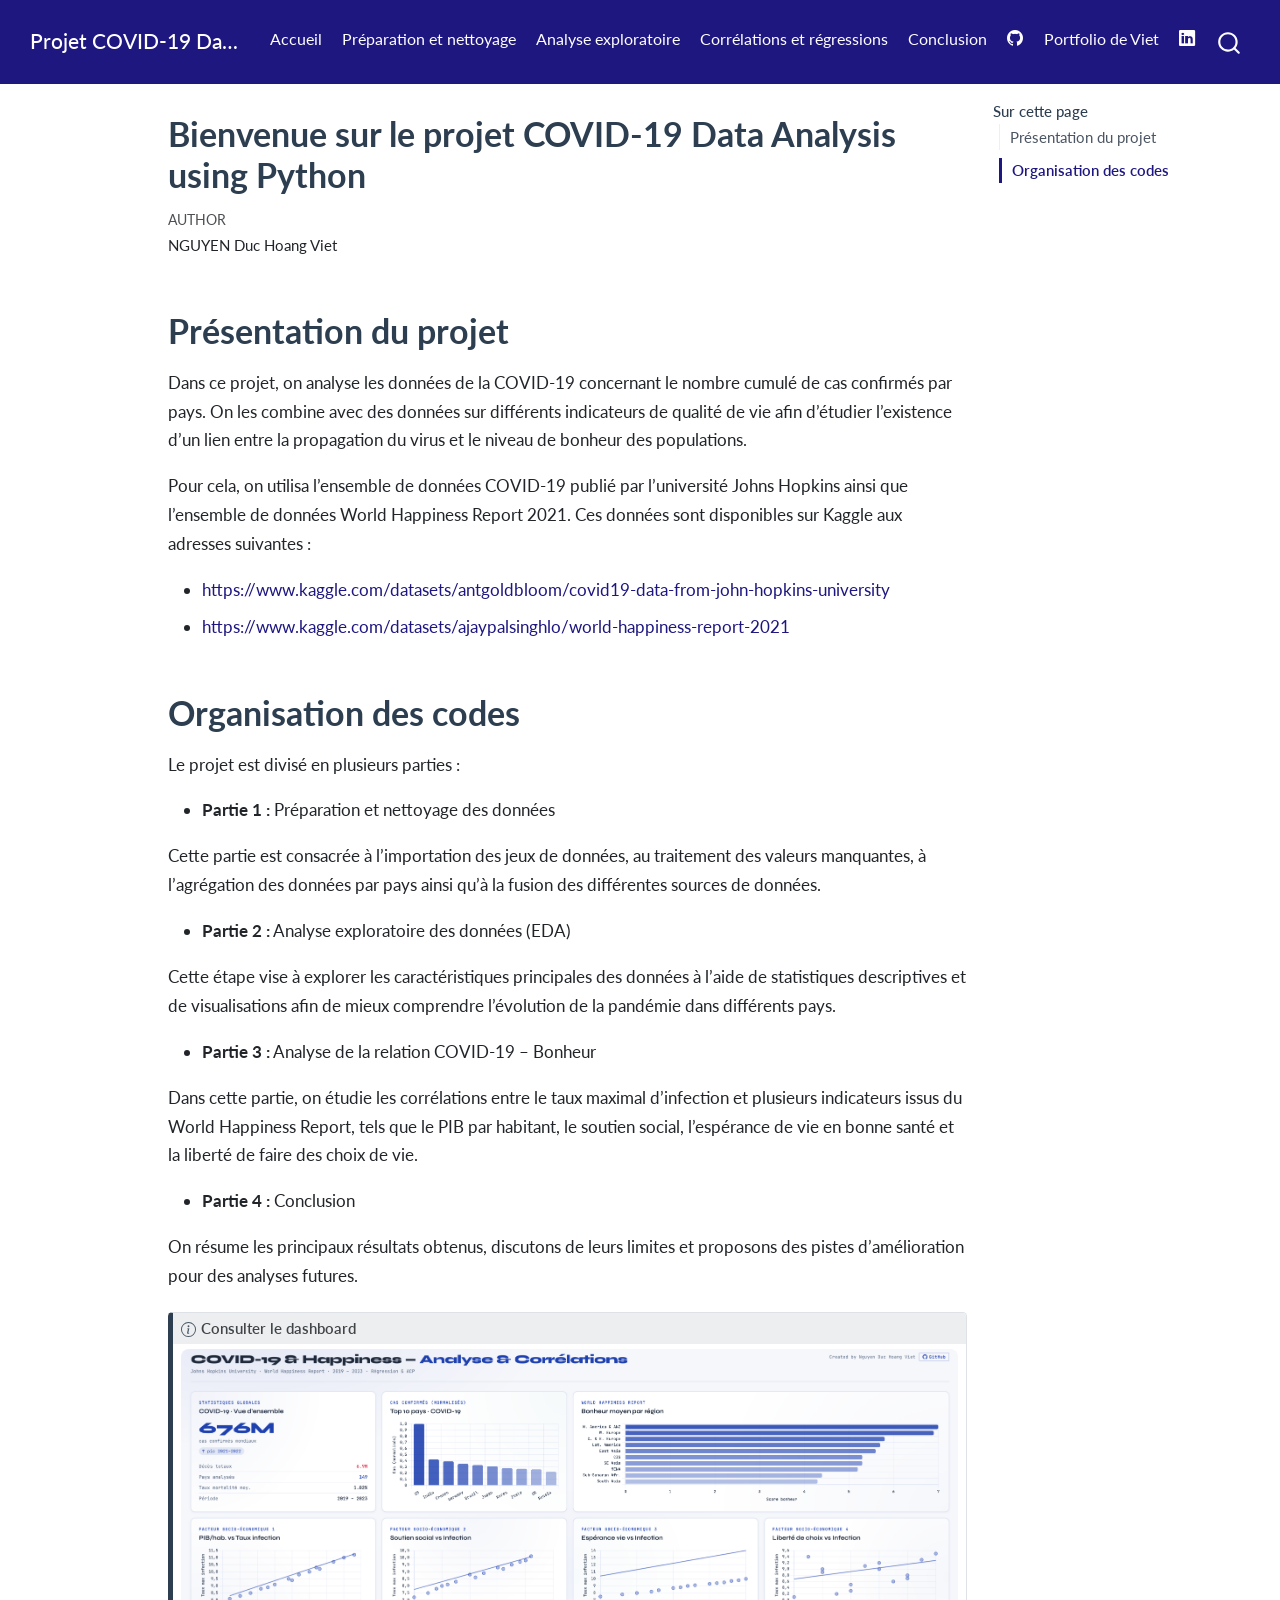
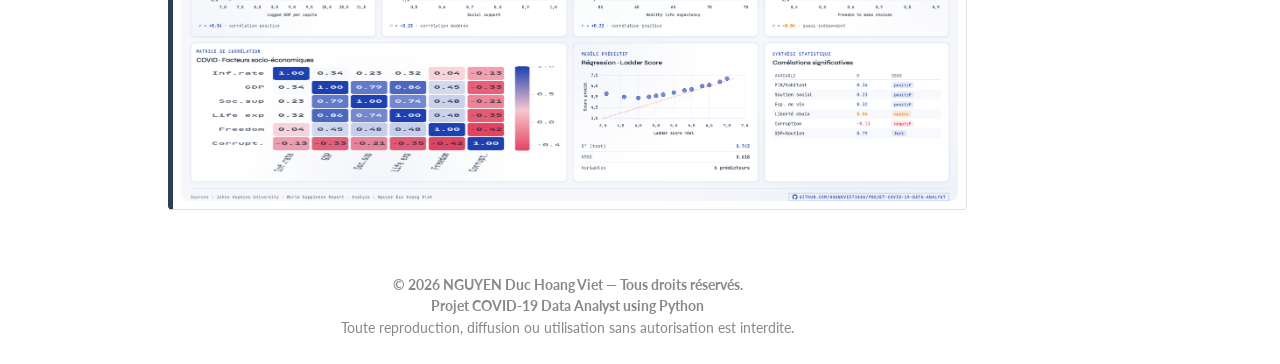
<file: docs/index.html>
<!DOCTYPE html>
<html xmlns="http://www.w3.org/1999/xhtml" lang="en" xml:lang="en"><head>

<meta charset="utf-8">
<meta name="generator" content="quarto-1.9.38">

<meta name="viewport" content="width=device-width, initial-scale=1.0, user-scalable=yes">

<meta name="author" content="NGUYEN Duc Hoang Viet">

<title>Bienvenue sur le projet COVID-19 Data Analysis using Python – Projet COVID-19 Data Analysis using Python</title>
<style>
/* Default styles provided by pandoc.
** See https://pandoc.org/MANUAL.html#variables-for-html for config info.
*/
code{white-space: pre-wrap;}
span.smallcaps{font-variant: small-caps;}
div.columns{display: flex; gap: min(4vw, 1.5em);}
div.column{flex: auto; overflow-x: auto;}
div.hanging-indent{margin-left: 1.5em; text-indent: -1.5em;}
ul.task-list{list-style: none;}
ul.task-list li input[type="checkbox"] {
  width: 0.8em;
  margin: 0 0.8em 0.2em -1em; /* quarto-specific, see https://github.com/quarto-dev/quarto-cli/issues/4556 */ 
  vertical-align: middle;
}
</style>


<script src="site_libs/quarto-nav/quarto-nav.js"></script>
<script src="site_libs/quarto-nav/headroom.min.js"></script>
<script src="site_libs/clipboard/clipboard.min.js"></script>
<script src="site_libs/quarto-search/autocomplete.umd.js"></script>
<script src="site_libs/quarto-search/fuse.min.js"></script>
<script src="site_libs/quarto-search/quarto-search.js"></script>
<meta name="quarto:offset" content="./">
<script src="site_libs/quarto-html/quarto.js" type="module"></script>
<script src="site_libs/quarto-html/tabsets/tabsets.js" type="module"></script>
<script src="site_libs/quarto-html/popper.min.js"></script>
<script src="site_libs/quarto-html/tippy.umd.min.js"></script>
<script src="site_libs/quarto-html/anchor.min.js"></script>
<link href="site_libs/quarto-html/tippy.css" rel="stylesheet">
<link href="site_libs/quarto-html/quarto-syntax-highlighting-15634bcf2e68342d4ad2dfa704d543f6.css" rel="stylesheet" id="quarto-text-highlighting-styles">
<script src="site_libs/bootstrap/bootstrap.min.js"></script>
<link href="site_libs/bootstrap/bootstrap-icons.css" rel="stylesheet">
<link href="site_libs/bootstrap/bootstrap-b12dc6dc0901834be11ffb69139b1a96.min.css" rel="stylesheet" append-hash="true" id="quarto-bootstrap" data-mode="light">
<script id="quarto-search-options" type="application/json">{
  "location": "navbar",
  "copy-button": false,
  "collapse-after": 3,
  "panel-placement": "end",
  "type": "overlay",
  "limit": 50,
  "keyboard-shortcut": [
    "f",
    "/",
    "s"
  ],
  "show-item-context": false,
  "language": {
    "search-no-results-text": "No results",
    "search-matching-documents-text": "matching documents",
    "search-copy-link-title": "Copy link to search",
    "search-hide-matches-text": "Hide additional matches",
    "search-more-match-text": "more match in this document",
    "search-more-matches-text": "more matches in this document",
    "search-clear-button-title": "Clear",
    "search-text-placeholder": "",
    "search-detached-cancel-button-title": "Cancel",
    "search-submit-button-title": "Submit",
    "search-label": "Search"
  }
}</script>


<link rel="stylesheet" href="custom.css">
</head>

<body class="nav-fixed quarto-light">

<div id="quarto-search-results"></div>
  <header id="quarto-header" class="headroom fixed-top">
    <nav class="navbar navbar-expand-lg " data-bs-theme="dark">
      <div class="navbar-container container-fluid">
      <div class="navbar-brand-container mx-auto">
    <a class="navbar-brand" href="./index.html">
    <span class="navbar-title">Projet COVID-19 Data Analysis using Python</span>
    </a>
  </div>
            <div id="quarto-search" class="" title="Search"></div>
          <button class="navbar-toggler" type="button" data-bs-toggle="collapse" data-bs-target="#navbarCollapse" aria-controls="navbarCollapse" role="menu" aria-expanded="false" aria-label="Toggle navigation" onclick="if (window.quartoToggleHeadroom) { window.quartoToggleHeadroom(); }">
  <span class="navbar-toggler-icon"></span>
</button>
          <div class="collapse navbar-collapse" id="navbarCollapse">
            <ul class="navbar-nav navbar-nav-scroll me-auto">
  <li class="nav-item">
    <a class="nav-link active" href="./index.html" aria-current="page"> 
<span class="menu-text">Accueil</span></a>
  </li>  
  <li class="nav-item">
    <a class="nav-link" href="./Part1.html"> 
<span class="menu-text">Préparation et nettoyage</span></a>
  </li>  
  <li class="nav-item">
    <a class="nav-link" href="./Part2.html"> 
<span class="menu-text">Analyse exploratoire</span></a>
  </li>  
  <li class="nav-item">
    <a class="nav-link" href="./Part3.html"> 
<span class="menu-text">Corrélations et régressions</span></a>
  </li>  
  <li class="nav-item">
    <a class="nav-link" href="./Part4.html"> 
<span class="menu-text">Conclusion</span></a>
  </li>  
</ul>
            <ul class="navbar-nav navbar-nav-scroll ms-auto">
  <li class="nav-item compact">
    <a class="nav-link" href="https://github.com/Hoangviet1810/Projet-Covid-19-Data-Analyst"> <i class="bi bi-github" role="img">
</i> 
<span class="menu-text"></span></a>
  </li>  
  <li class="nav-item">
    <a class="nav-link" href="https://ndhviet.wixsite.com/hviet-portfolio"> 
<span class="menu-text">Portfolio de Viet</span></a>
  </li>  
  <li class="nav-item compact">
    <a class="nav-link" href="https://www.linkedin.com/in/hoang-viet1810/?isSelfProfile=false"> <i class="bi bi-linkedin" role="img" aria-label="LinkedIn">
</i> 
<span class="menu-text"></span></a>
  </li>  
</ul>
          </div> <!-- /navcollapse -->
            <div class="quarto-navbar-tools">
</div>
      </div> <!-- /container-fluid -->
    </nav>
</header>
<!-- content -->
<div id="quarto-content" class="quarto-container page-columns page-rows-contents page-layout-article page-navbar">
<!-- sidebar -->
<!-- margin-sidebar -->
    <div id="quarto-margin-sidebar" class="sidebar margin-sidebar">
        <nav id="TOC" role="doc-toc" class="toc-active">
    <h2 id="toc-title">Sur cette page</h2>
   
  <ul>
  <li><a href="#présentation-du-projet" id="toc-présentation-du-projet" class="nav-link active" data-scroll-target="#présentation-du-projet">Présentation du projet</a></li>
  <li><a href="#organisation-des-codes" id="toc-organisation-des-codes" class="nav-link" data-scroll-target="#organisation-des-codes">Organisation des codes</a></li>
  </ul>
</nav>
    </div>
<!-- main -->
<main class="content" id="quarto-document-content">

<header id="title-block-header" class="quarto-title-block default">
<div class="quarto-title">
<h1 class="title">Bienvenue sur le projet COVID-19 Data Analysis using Python</h1>
</div>



<div class="quarto-title-meta">

    <div>
    <div class="quarto-title-meta-heading">Author</div>
    <div class="quarto-title-meta-contents">
             <p>NGUYEN Duc Hoang Viet </p>
          </div>
  </div>
    
  
    
  </div>
  


</header>


<section id="présentation-du-projet" class="level1">
<h1>Présentation du projet</h1>
<p>Dans ce projet, on analyse les données de la COVID-19 concernant le nombre cumulé de cas confirmés par pays. On les combine avec des données sur différents indicateurs de qualité de vie afin d’étudier l’existence d’un lien entre la propagation du virus et le niveau de bonheur des populations.</p>
<p>Pour cela, on utilisa l’ensemble de données COVID-19 publié par l’université Johns Hopkins ainsi que l’ensemble de données World Happiness Report 2021. Ces données sont disponibles sur Kaggle aux adresses suivantes :</p>
<ul>
<li><a href="https://www.kaggle.com/datasets/antgoldbloom/covid19-data-from-john-hopkins-university" class="uri">https://www.kaggle.com/datasets/antgoldbloom/covid19-data-from-john-hopkins-university</a></li>
<li><a href="https://www.kaggle.com/datasets/ajaypalsinghlo/world-happiness-report-2021" class="uri">https://www.kaggle.com/datasets/ajaypalsinghlo/world-happiness-report-2021</a></li>
</ul>
</section>
<section id="organisation-des-codes" class="level1">
<h1>Organisation des codes</h1>
<p>Le projet est divisé en plusieurs parties :</p>
<ul>
<li><strong>Partie 1 :</strong> Préparation et nettoyage des données</li>
</ul>
<p>Cette partie est consacrée à l’importation des jeux de données, au traitement des valeurs manquantes, à l’agrégation des données par pays ainsi qu’à la fusion des différentes sources de données.</p>
<ul>
<li><strong>Partie 2 :</strong> Analyse exploratoire des données (EDA)</li>
</ul>
<p>Cette étape vise à explorer les caractéristiques principales des données à l’aide de statistiques descriptives et de visualisations afin de mieux comprendre l’évolution de la pandémie dans différents pays.</p>
<ul>
<li><strong>Partie 3 :</strong> Analyse de la relation COVID-19 – Bonheur</li>
</ul>
<p>Dans cette partie, on étudie les corrélations entre le taux maximal d’infection et plusieurs indicateurs issus du World Happiness Report, tels que le PIB par habitant, le soutien social, l’espérance de vie en bonne santé et la liberté de faire des choix de vie.</p>
<ul>
<li><strong>Partie 4 :</strong> Conclusion</li>
</ul>
<p>On résume les principaux résultats obtenus, discutons de leurs limites et proposons des pistes d’amélioration pour des analyses futures.</p>
<div class="callout callout-style-default callout-note callout-titled">
<div class="callout-header d-flex align-content-center">
<div class="callout-icon-container">
<i class="callout-icon"></i>
</div>
<div class="callout-title-container flex-fill">
<span class="screen-reader-only">Note</span>Consulter le dashboard
</div>
</div>
<div class="callout-body-container callout-body">
<p><a href="images/dashboard_covid_happiness.html" target="_blank"> <img src="images/dashboard_covid.png" alt="Dashboard du projet" style="max-width:100%; height:auto; border-radius:8px;"> </a></p>
</div>
</div>


</section>

</main> <!-- /main -->
<div id="preloader">
    <div class="loader-content">
        <div class="loader-center-group">
            <div class="spinner"></div> 

            <div class="loader-letter-container">
                <span class="loader-letter">V</span>
            </div>
        </div>
        
        <h2 class="loader-text">MADE BY NGUYEN DUC HOANG VIET</h2>
        <p class="loader-subtext"> PROJET COVID-19 DATA ANALYST</p>
    </div>
</div>

<script>
    // Giữ nguyên đoạn script
    window.addEventListener('load', function () {
        const preloader = document.getElementById('preloader');
        setTimeout(function() {
            preloader.classList.add('fade-out');
        }, 1200); 
    });
</script>
<div style="text-align:center; font-size:0.85em; color:#888; padding:25px;">
  <strong>© 2026 NGUYEN Duc Hoang Viet — Tous droits réservés.</strong><br>
  <strong> Projet COVID-19 Data Analyst using Python</strong><br>
  Toute reproduction, diffusion ou utilisation sans autorisation est interdite.
</div>
<script id="quarto-html-after-body" type="application/javascript">
  window.document.addEventListener("DOMContentLoaded", function (event) {
    const icon = "";
    const anchorJS = new window.AnchorJS();
    anchorJS.options = {
      placement: 'right',
      icon: icon
    };
    anchorJS.add('.anchored');
    const isCodeAnnotation = (el) => {
      for (const clz of el.classList) {
        if (clz.startsWith('code-annotation-')) {                     
          return true;
        }
      }
      return false;
    }
    const onCopySuccess = function(e) {
      // button target
      const button = e.trigger;
      // don't keep focus
      button.blur();
      // flash "checked"
      button.classList.add('code-copy-button-checked');
      var currentTitle = button.getAttribute("title");
      button.setAttribute("title", "Copied!");
      let tooltip;
      if (window.bootstrap) {
        button.setAttribute("data-bs-toggle", "tooltip");
        button.setAttribute("data-bs-placement", "left");
        button.setAttribute("data-bs-title", "Copied!");
        tooltip = new bootstrap.Tooltip(button, 
          { trigger: "manual", 
            customClass: "code-copy-button-tooltip",
            offset: [0, -8]});
        tooltip.show();    
      }
      setTimeout(function() {
        if (tooltip) {
          tooltip.hide();
          button.removeAttribute("data-bs-title");
          button.removeAttribute("data-bs-toggle");
          button.removeAttribute("data-bs-placement");
        }
        button.setAttribute("title", currentTitle);
        button.classList.remove('code-copy-button-checked');
      }, 1000);
      // clear code selection
      e.clearSelection();
    }
    const getTextToCopy = function(trigger) {
      const outerScaffold = trigger.parentElement.cloneNode(true);
      const codeEl = outerScaffold.querySelector('code');
      for (const childEl of codeEl.children) {
        if (isCodeAnnotation(childEl)) {
          childEl.remove();
        }
      }
      return codeEl.innerText;
    }
    const clipboard = new window.ClipboardJS('.code-copy-button:not([data-in-quarto-modal])', {
      text: getTextToCopy
    });
    clipboard.on('success', onCopySuccess);
    if (window.document.getElementById('quarto-embedded-source-code-modal')) {
      const clipboardModal = new window.ClipboardJS('.code-copy-button[data-in-quarto-modal]', {
        text: getTextToCopy,
        container: window.document.getElementById('quarto-embedded-source-code-modal')
      });
      clipboardModal.on('success', onCopySuccess);
    }
      var localhostRegex = new RegExp(/^(?:http|https):\/\/localhost\:?[0-9]*\//);
      var mailtoRegex = new RegExp(/^mailto:/);
        var filterRegex = new RegExp('/' + window.location.host + '/');
      var isInternal = (href) => {
          return filterRegex.test(href) || localhostRegex.test(href) || mailtoRegex.test(href);
      }
      // Inspect non-navigation links and adorn them if external
     var links = window.document.querySelectorAll('a[href]:not(.nav-link):not(.navbar-brand):not(.toc-action):not(.sidebar-link):not(.sidebar-item-toggle):not(.pagination-link):not(.no-external):not([aria-hidden]):not(.dropdown-item):not(.quarto-navigation-tool):not(.about-link)');
      for (var i=0; i<links.length; i++) {
        const link = links[i];
        if (!isInternal(link.href)) {
          // undo the damage that might have been done by quarto-nav.js in the case of
          // links that we want to consider external
          if (link.dataset.originalHref !== undefined) {
            link.href = link.dataset.originalHref;
          }
        }
      }
    function tippyHover(el, contentFn, onTriggerFn, onUntriggerFn) {
      const config = {
        allowHTML: true,
        maxWidth: 500,
        delay: 100,
        arrow: false,
        appendTo: function(el) {
            return el.parentElement;
        },
        interactive: true,
        interactiveBorder: 10,
        theme: 'quarto',
        placement: 'bottom-start',
      };
      if (contentFn) {
        config.content = contentFn;
      }
      if (onTriggerFn) {
        config.onTrigger = onTriggerFn;
      }
      if (onUntriggerFn) {
        config.onUntrigger = onUntriggerFn;
      }
      window.tippy(el, config); 
    }
    const noterefs = window.document.querySelectorAll('a[role="doc-noteref"]');
    for (var i=0; i<noterefs.length; i++) {
      const ref = noterefs[i];
      tippyHover(ref, function() {
        // use id or data attribute instead here
        let href = ref.getAttribute('data-footnote-href') || ref.getAttribute('href');
        try { href = new URL(href).hash; } catch {}
        const id = href.replace(/^#\/?/, "");
        const note = window.document.getElementById(id);
        if (note) {
          return note.innerHTML;
        } else {
          return "";
        }
      });
    }
    const xrefs = window.document.querySelectorAll('a.quarto-xref');
    const processXRef = (id, note) => {
      // Strip column container classes
      const stripColumnClz = (el) => {
        el.classList.remove("page-full", "page-columns");
        if (el.children) {
          for (const child of el.children) {
            stripColumnClz(child);
          }
        }
      }
      stripColumnClz(note)
      if (id === null || id.startsWith('sec-')) {
        // Special case sections, only their first couple elements
        const container = document.createElement("div");
        if (note.children && note.children.length > 2) {
          container.appendChild(note.children[0].cloneNode(true));
          for (let i = 1; i < note.children.length; i++) {
            const child = note.children[i];
            if (child.tagName === "P" && child.innerText === "") {
              continue;
            } else {
              container.appendChild(child.cloneNode(true));
              break;
            }
          }
          if (window.Quarto?.typesetMath) {
            window.Quarto.typesetMath(container);
          }
          return container.innerHTML
        } else {
          if (window.Quarto?.typesetMath) {
            window.Quarto.typesetMath(note);
          }
          return note.innerHTML;
        }
      } else {
        // Remove any anchor links if they are present
        const anchorLink = note.querySelector('a.anchorjs-link');
        if (anchorLink) {
          anchorLink.remove();
        }
        if (window.Quarto?.typesetMath) {
          window.Quarto.typesetMath(note);
        }
        if (note.classList.contains("callout")) {
          return note.outerHTML;
        } else {
          return note.innerHTML;
        }
      }
    }
    for (var i=0; i<xrefs.length; i++) {
      const xref = xrefs[i];
      tippyHover(xref, undefined, function(instance) {
        instance.disable();
        let url = xref.getAttribute('href');
        let hash = undefined; 
        if (url.startsWith('#')) {
          hash = url;
        } else {
          try { hash = new URL(url).hash; } catch {}
        }
        if (hash) {
          const id = hash.replace(/^#\/?/, "");
          const note = window.document.getElementById(id);
          if (note !== null) {
            try {
              const html = processXRef(id, note.cloneNode(true));
              instance.setContent(html);
            } finally {
              instance.enable();
              instance.show();
            }
          } else {
            // See if we can fetch this
            fetch(url.split('#')[0])
            .then(res => res.text())
            .then(html => {
              const parser = new DOMParser();
              const htmlDoc = parser.parseFromString(html, "text/html");
              const note = htmlDoc.getElementById(id);
              if (note !== null) {
                const html = processXRef(id, note);
                instance.setContent(html);
              } 
            }).finally(() => {
              instance.enable();
              instance.show();
            });
          }
        } else {
          // See if we can fetch a full url (with no hash to target)
          // This is a special case and we should probably do some content thinning / targeting
          fetch(url)
          .then(res => res.text())
          .then(html => {
            const parser = new DOMParser();
            const htmlDoc = parser.parseFromString(html, "text/html");
            const note = htmlDoc.querySelector('main.content');
            if (note !== null) {
              // This should only happen for chapter cross references
              // (since there is no id in the URL)
              // remove the first header
              if (note.children.length > 0 && note.children[0].tagName === "HEADER") {
                note.children[0].remove();
              }
              const html = processXRef(null, note);
              instance.setContent(html);
            } 
          }).finally(() => {
            instance.enable();
            instance.show();
          });
        }
      }, function(instance) {
      });
    }
        let selectedAnnoteEl;
        const selectorForAnnotation = ( cell, annotation) => {
          let cellAttr = 'data-code-cell="' + cell + '"';
          let lineAttr = 'data-code-annotation="' +  annotation + '"';
          const selector = 'span[' + cellAttr + '][' + lineAttr + ']';
          return selector;
        }
        const selectCodeLines = (annoteEl) => {
          const doc = window.document;
          const targetCell = annoteEl.getAttribute("data-target-cell");
          const targetAnnotation = annoteEl.getAttribute("data-target-annotation");
          const annoteSpan = window.document.querySelector(selectorForAnnotation(targetCell, targetAnnotation));
          const lines = annoteSpan.getAttribute("data-code-lines").split(",");
          const lineIds = lines.map((line) => {
            return targetCell + "-" + line;
          })
          let top = null;
          let height = null;
          let parent = null;
          if (lineIds.length > 0) {
              //compute the position of the single el (top and bottom and make a div)
              const el = window.document.getElementById(lineIds[0]);
              top = el.offsetTop;
              height = el.offsetHeight;
              parent = el.parentElement.parentElement;
            if (lineIds.length > 1) {
              const lastEl = window.document.getElementById(lineIds[lineIds.length - 1]);
              const bottom = lastEl.offsetTop + lastEl.offsetHeight;
              height = bottom - top;
            }
            if (top !== null && height !== null && parent !== null) {
              // cook up a div (if necessary) and position it 
              let div = window.document.getElementById("code-annotation-line-highlight");
              if (div === null) {
                div = window.document.createElement("div");
                div.setAttribute("id", "code-annotation-line-highlight");
                div.style.position = 'absolute';
                parent.appendChild(div);
              }
              div.style.top = top - 2 + "px";
              div.style.height = height + 4 + "px";
              div.style.left = 0;
              let gutterDiv = window.document.getElementById("code-annotation-line-highlight-gutter");
              if (gutterDiv === null) {
                gutterDiv = window.document.createElement("div");
                gutterDiv.setAttribute("id", "code-annotation-line-highlight-gutter");
                gutterDiv.style.position = 'absolute';
                const codeCell = window.document.getElementById(targetCell);
                const gutter = codeCell.querySelector('.code-annotation-gutter');
                gutter.appendChild(gutterDiv);
              }
              gutterDiv.style.top = top - 2 + "px";
              gutterDiv.style.height = height + 4 + "px";
            }
            selectedAnnoteEl = annoteEl;
          }
        };
        const unselectCodeLines = () => {
          const elementsIds = ["code-annotation-line-highlight", "code-annotation-line-highlight-gutter"];
          elementsIds.forEach((elId) => {
            const div = window.document.getElementById(elId);
            if (div) {
              div.remove();
            }
          });
          selectedAnnoteEl = undefined;
        };
          // Handle positioning of the toggle
      window.addEventListener(
        "resize",
        throttle(() => {
          elRect = undefined;
          if (selectedAnnoteEl) {
            selectCodeLines(selectedAnnoteEl);
          }
        }, 10)
      );
      function throttle(fn, ms) {
      let throttle = false;
      let timer;
        return (...args) => {
          if(!throttle) { // first call gets through
              fn.apply(this, args);
              throttle = true;
          } else { // all the others get throttled
              if(timer) clearTimeout(timer); // cancel #2
              timer = setTimeout(() => {
                fn.apply(this, args);
                timer = throttle = false;
              }, ms);
          }
        };
      }
        // Attach click handler to the DT
        const annoteDls = window.document.querySelectorAll('dt[data-target-cell]');
        for (const annoteDlNode of annoteDls) {
          annoteDlNode.addEventListener('click', (event) => {
            const clickedEl = event.target;
            if (clickedEl !== selectedAnnoteEl) {
              unselectCodeLines();
              const activeEl = window.document.querySelector('dt[data-target-cell].code-annotation-active');
              if (activeEl) {
                activeEl.classList.remove('code-annotation-active');
              }
              selectCodeLines(clickedEl);
              clickedEl.classList.add('code-annotation-active');
            } else {
              // Unselect the line
              unselectCodeLines();
              clickedEl.classList.remove('code-annotation-active');
            }
          });
        }
    const findCites = (el) => {
      const parentEl = el.parentElement;
      if (parentEl) {
        const cites = parentEl.dataset.cites;
        if (cites) {
          return {
            el,
            cites: cites.split(' ')
          };
        } else {
          return findCites(el.parentElement)
        }
      } else {
        return undefined;
      }
    };
    var bibliorefs = window.document.querySelectorAll('a[role="doc-biblioref"]');
    for (var i=0; i<bibliorefs.length; i++) {
      const ref = bibliorefs[i];
      const citeInfo = findCites(ref);
      if (citeInfo) {
        tippyHover(citeInfo.el, function() {
          var popup = window.document.createElement('div');
          citeInfo.cites.forEach(function(cite) {
            var citeDiv = window.document.createElement('div');
            citeDiv.classList.add('hanging-indent');
            citeDiv.classList.add('csl-entry');
            var biblioDiv = window.document.getElementById('ref-' + cite);
            if (biblioDiv) {
              citeDiv.innerHTML = biblioDiv.innerHTML;
            }
            popup.appendChild(citeDiv);
          });
          return popup.innerHTML;
        });
      }
    }
  });
  </script>
</div> <!-- /content -->




</body></html>
</file>
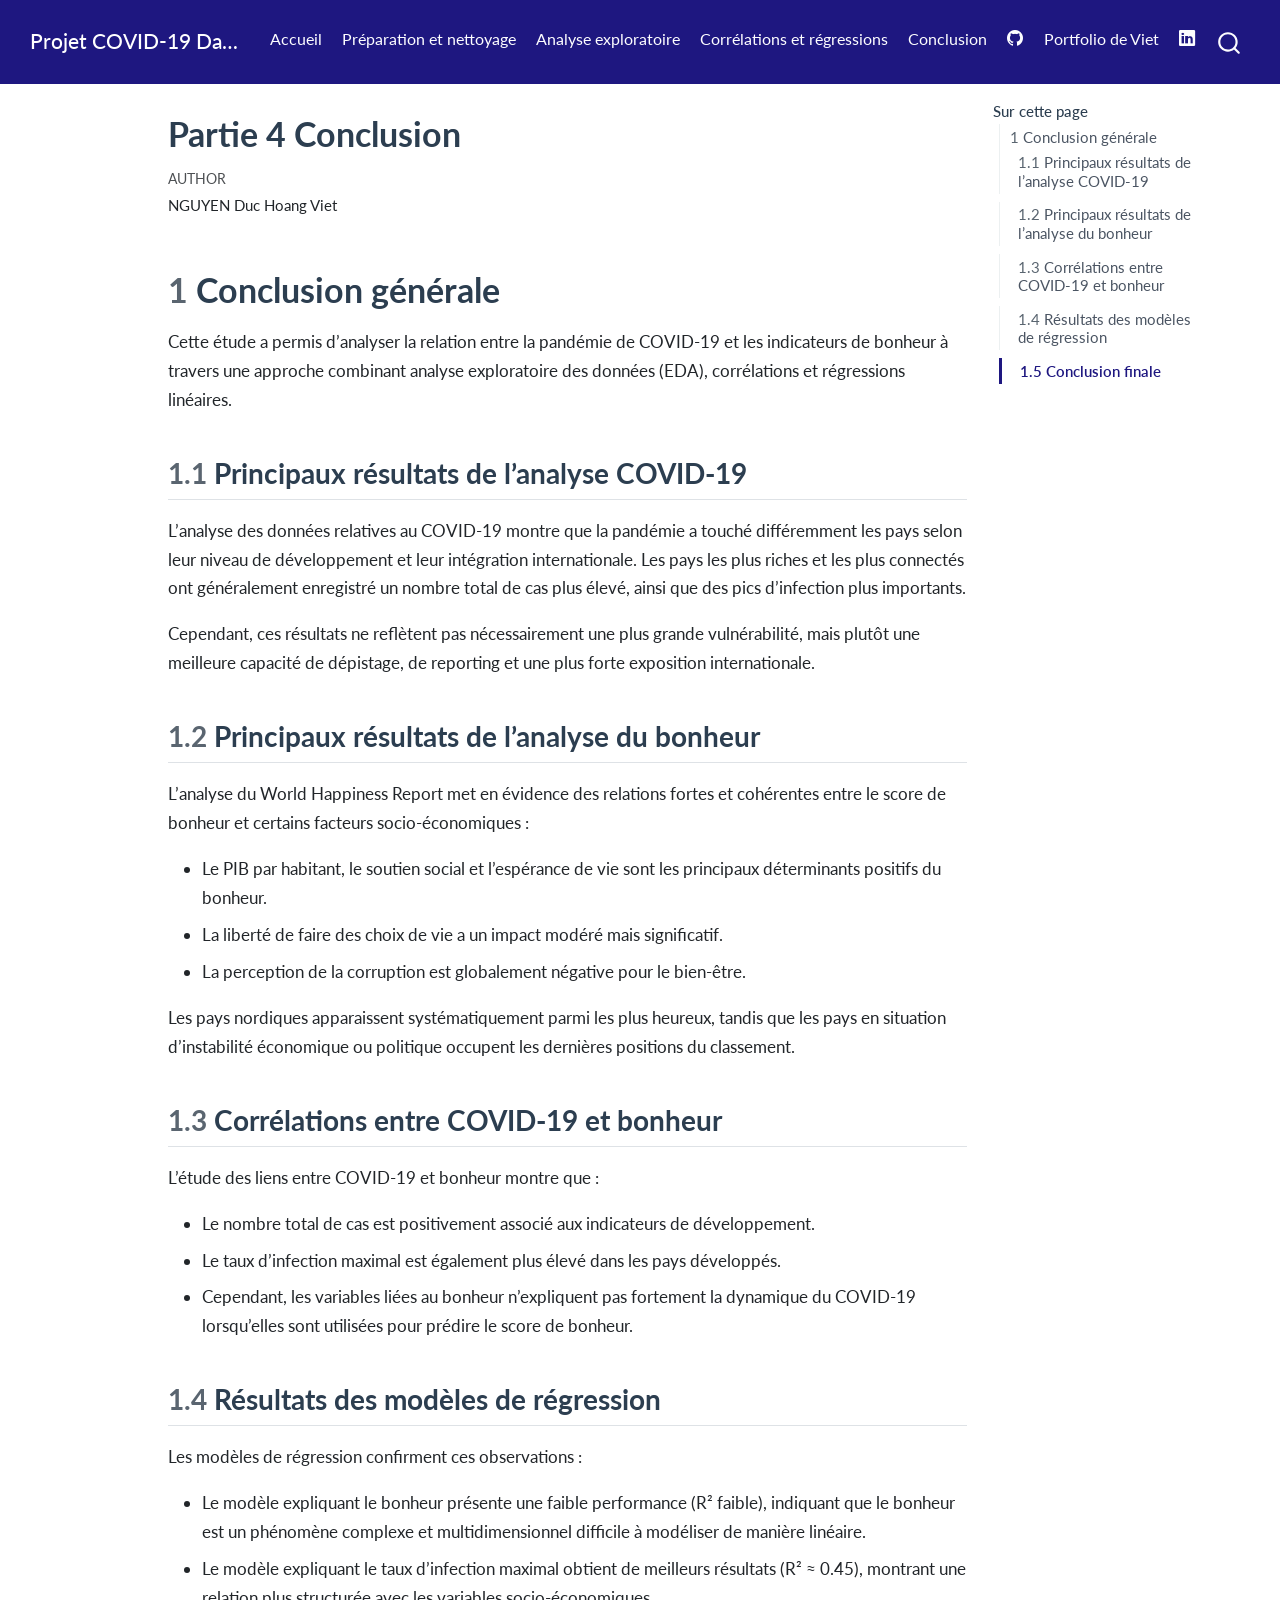
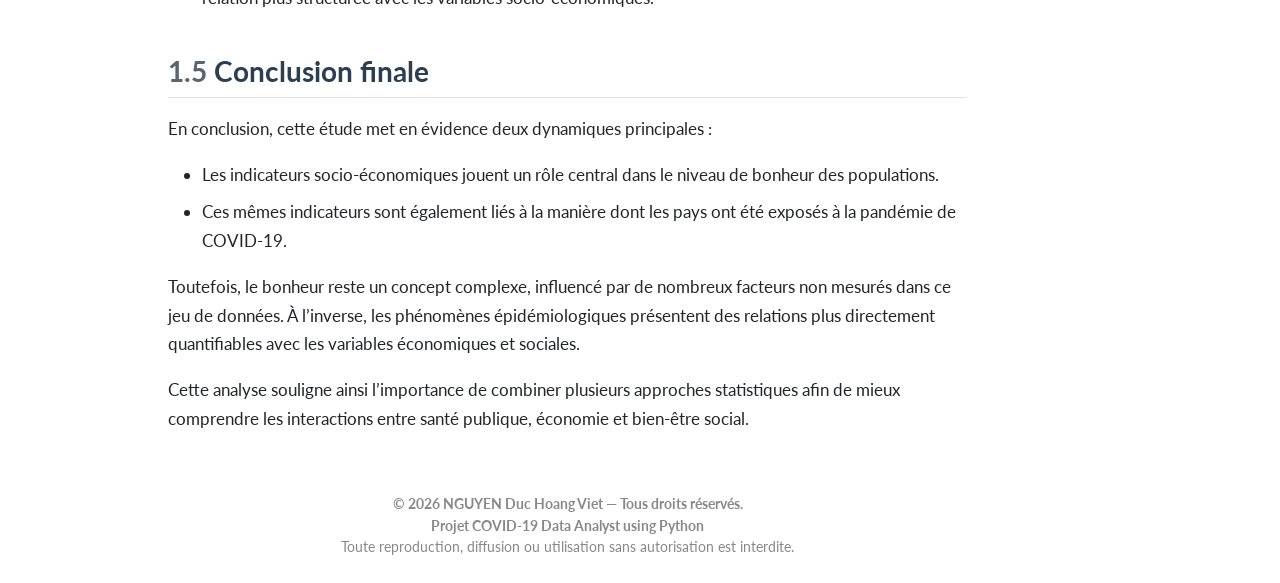
<file: docs/Part4.html>
<!DOCTYPE html>
<html xmlns="http://www.w3.org/1999/xhtml" lang="en" xml:lang="en"><head>

<meta charset="utf-8">
<meta name="generator" content="quarto-1.9.38">

<meta name="viewport" content="width=device-width, initial-scale=1.0, user-scalable=yes">

<meta name="author" content="NGUYEN Duc Hoang Viet">

<title>Partie 4 Conclusion – Projet COVID-19 Data Analysis using Python</title>
<style>
/* Default styles provided by pandoc.
** See https://pandoc.org/MANUAL.html#variables-for-html for config info.
*/
code{white-space: pre-wrap;}
span.smallcaps{font-variant: small-caps;}
div.columns{display: flex; gap: min(4vw, 1.5em);}
div.column{flex: auto; overflow-x: auto;}
div.hanging-indent{margin-left: 1.5em; text-indent: -1.5em;}
ul.task-list{list-style: none;}
ul.task-list li input[type="checkbox"] {
  width: 0.8em;
  margin: 0 0.8em 0.2em -1em; /* quarto-specific, see https://github.com/quarto-dev/quarto-cli/issues/4556 */ 
  vertical-align: middle;
}
</style>


<script src="site_libs/quarto-nav/quarto-nav.js"></script>
<script src="site_libs/quarto-nav/headroom.min.js"></script>
<script src="site_libs/clipboard/clipboard.min.js"></script>
<script src="site_libs/quarto-search/autocomplete.umd.js"></script>
<script src="site_libs/quarto-search/fuse.min.js"></script>
<script src="site_libs/quarto-search/quarto-search.js"></script>
<meta name="quarto:offset" content="./">
<script src="site_libs/quarto-html/quarto.js" type="module"></script>
<script src="site_libs/quarto-html/tabsets/tabsets.js" type="module"></script>
<script src="site_libs/quarto-html/popper.min.js"></script>
<script src="site_libs/quarto-html/tippy.umd.min.js"></script>
<script src="site_libs/quarto-html/anchor.min.js"></script>
<link href="site_libs/quarto-html/tippy.css" rel="stylesheet">
<link href="site_libs/quarto-html/quarto-syntax-highlighting-15634bcf2e68342d4ad2dfa704d543f6.css" rel="stylesheet" id="quarto-text-highlighting-styles">
<script src="site_libs/bootstrap/bootstrap.min.js"></script>
<link href="site_libs/bootstrap/bootstrap-icons.css" rel="stylesheet">
<link href="site_libs/bootstrap/bootstrap-86fbd99215607a29b2a977ca276203cb.min.css" rel="stylesheet" append-hash="true" id="quarto-bootstrap" data-mode="light">
<script id="quarto-search-options" type="application/json">{
  "location": "navbar",
  "copy-button": false,
  "collapse-after": 3,
  "panel-placement": "end",
  "type": "overlay",
  "limit": 50,
  "keyboard-shortcut": [
    "f",
    "/",
    "s"
  ],
  "show-item-context": false,
  "language": {
    "search-no-results-text": "No results",
    "search-matching-documents-text": "matching documents",
    "search-copy-link-title": "Copy link to search",
    "search-hide-matches-text": "Hide additional matches",
    "search-more-match-text": "more match in this document",
    "search-more-matches-text": "more matches in this document",
    "search-clear-button-title": "Clear",
    "search-text-placeholder": "",
    "search-detached-cancel-button-title": "Cancel",
    "search-submit-button-title": "Submit",
    "search-label": "Search"
  }
}</script>


<link rel="stylesheet" href="custom.css">
</head>

<body class="nav-fixed quarto-light">

<div id="quarto-search-results"></div>
  <header id="quarto-header" class="headroom fixed-top">
    <nav class="navbar navbar-expand-lg " data-bs-theme="dark">
      <div class="navbar-container container-fluid">
      <div class="navbar-brand-container mx-auto">
    <a class="navbar-brand" href="./index.html">
    <span class="navbar-title">Projet COVID-19 Data Analysis using Python</span>
    </a>
  </div>
            <div id="quarto-search" class="" title="Search"></div>
          <button class="navbar-toggler" type="button" data-bs-toggle="collapse" data-bs-target="#navbarCollapse" aria-controls="navbarCollapse" role="menu" aria-expanded="false" aria-label="Toggle navigation" onclick="if (window.quartoToggleHeadroom) { window.quartoToggleHeadroom(); }">
  <span class="navbar-toggler-icon"></span>
</button>
          <div class="collapse navbar-collapse" id="navbarCollapse">
            <ul class="navbar-nav navbar-nav-scroll me-auto">
  <li class="nav-item">
    <a class="nav-link" href="./index.html"> 
<span class="menu-text">Accueil</span></a>
  </li>  
  <li class="nav-item">
    <a class="nav-link" href="./Part1.html"> 
<span class="menu-text">Préparation et nettoyage</span></a>
  </li>  
  <li class="nav-item">
    <a class="nav-link" href="./Part2.html"> 
<span class="menu-text">Analyse exploratoire</span></a>
  </li>  
  <li class="nav-item">
    <a class="nav-link" href="./Part3.html"> 
<span class="menu-text">Corrélations et régressions</span></a>
  </li>  
  <li class="nav-item">
    <a class="nav-link active" href="./Part4.html" aria-current="page"> 
<span class="menu-text">Conclusion</span></a>
  </li>  
</ul>
            <ul class="navbar-nav navbar-nav-scroll ms-auto">
  <li class="nav-item compact">
    <a class="nav-link" href="https://github.com/Hoangviet1810/Projet-Covid-19-Data-Analyst"> <i class="bi bi-github" role="img">
</i> 
<span class="menu-text"></span></a>
  </li>  
  <li class="nav-item">
    <a class="nav-link" href="https://ndhviet.wixsite.com/hviet-portfolio"> 
<span class="menu-text">Portfolio de Viet</span></a>
  </li>  
  <li class="nav-item compact">
    <a class="nav-link" href="https://www.linkedin.com/in/hoang-viet1810/?isSelfProfile=false"> <i class="bi bi-linkedin" role="img" aria-label="LinkedIn">
</i> 
<span class="menu-text"></span></a>
  </li>  
</ul>
          </div> <!-- /navcollapse -->
            <div class="quarto-navbar-tools">
</div>
      </div> <!-- /container-fluid -->
    </nav>
</header>
<!-- content -->
<div id="quarto-content" class="quarto-container page-columns page-rows-contents page-layout-article page-navbar">
<!-- sidebar -->
<!-- margin-sidebar -->
    <div id="quarto-margin-sidebar" class="sidebar margin-sidebar">
        <nav id="TOC" role="doc-toc" class="toc-active">
    <h2 id="toc-title">Sur cette page</h2>
   
  <ul>
  <li><a href="#conclusion-générale" id="toc-conclusion-générale" class="nav-link active" data-scroll-target="#conclusion-générale"><span class="header-section-number">1</span> Conclusion générale</a>
  <ul class="collapse">
  <li><a href="#principaux-résultats-de-lanalyse-covid-19" id="toc-principaux-résultats-de-lanalyse-covid-19" class="nav-link" data-scroll-target="#principaux-résultats-de-lanalyse-covid-19"><span class="header-section-number">1.1</span> Principaux résultats de l’analyse COVID-19</a></li>
  <li><a href="#principaux-résultats-de-lanalyse-du-bonheur" id="toc-principaux-résultats-de-lanalyse-du-bonheur" class="nav-link" data-scroll-target="#principaux-résultats-de-lanalyse-du-bonheur"><span class="header-section-number">1.2</span> Principaux résultats de l’analyse du bonheur</a></li>
  <li><a href="#corrélations-entre-covid-19-et-bonheur" id="toc-corrélations-entre-covid-19-et-bonheur" class="nav-link" data-scroll-target="#corrélations-entre-covid-19-et-bonheur"><span class="header-section-number">1.3</span> Corrélations entre COVID-19 et bonheur</a></li>
  <li><a href="#résultats-des-modèles-de-régression" id="toc-résultats-des-modèles-de-régression" class="nav-link" data-scroll-target="#résultats-des-modèles-de-régression"><span class="header-section-number">1.4</span> Résultats des modèles de régression</a></li>
  <li><a href="#conclusion-finale" id="toc-conclusion-finale" class="nav-link" data-scroll-target="#conclusion-finale"><span class="header-section-number">1.5</span> Conclusion finale</a></li>
  </ul></li>
  </ul>
</nav>
    </div>
<!-- main -->
<main class="content" id="quarto-document-content">

<header id="title-block-header" class="quarto-title-block default">
<div class="quarto-title">
<h1 class="title">Partie 4 Conclusion</h1>
</div>



<div class="quarto-title-meta">

    <div>
    <div class="quarto-title-meta-heading">Author</div>
    <div class="quarto-title-meta-contents">
             <p>NGUYEN Duc Hoang Viet </p>
          </div>
  </div>
    
  
    
  </div>
  


</header>


<section id="conclusion-générale" class="level1" data-number="1">
<h1 data-number="1"><span class="header-section-number">1</span> Conclusion générale</h1>
<p>Cette étude a permis d’analyser la relation entre la pandémie de COVID-19 et les indicateurs de bonheur à travers une approche combinant analyse exploratoire des données (EDA), corrélations et régressions linéaires.</p>
<section id="principaux-résultats-de-lanalyse-covid-19" class="level2" data-number="1.1">
<h2 data-number="1.1" class="anchored" data-anchor-id="principaux-résultats-de-lanalyse-covid-19"><span class="header-section-number">1.1</span> Principaux résultats de l’analyse COVID-19</h2>
<p>L’analyse des données relatives au COVID-19 montre que la pandémie a touché différemment les pays selon leur niveau de développement et leur intégration internationale. Les pays les plus riches et les plus connectés ont généralement enregistré un nombre total de cas plus élevé, ainsi que des pics d’infection plus importants.</p>
<p>Cependant, ces résultats ne reflètent pas nécessairement une plus grande vulnérabilité, mais plutôt une meilleure capacité de dépistage, de reporting et une plus forte exposition internationale.</p>
</section>
<section id="principaux-résultats-de-lanalyse-du-bonheur" class="level2" data-number="1.2">
<h2 data-number="1.2" class="anchored" data-anchor-id="principaux-résultats-de-lanalyse-du-bonheur"><span class="header-section-number">1.2</span> Principaux résultats de l’analyse du bonheur</h2>
<p>L’analyse du World Happiness Report met en évidence des relations fortes et cohérentes entre le score de bonheur et certains facteurs socio-économiques :</p>
<ul>
<li>Le PIB par habitant, le soutien social et l’espérance de vie sont les principaux déterminants positifs du bonheur.</li>
<li>La liberté de faire des choix de vie a un impact modéré mais significatif.</li>
<li>La perception de la corruption est globalement négative pour le bien-être.</li>
</ul>
<p>Les pays nordiques apparaissent systématiquement parmi les plus heureux, tandis que les pays en situation d’instabilité économique ou politique occupent les dernières positions du classement.</p>
</section>
<section id="corrélations-entre-covid-19-et-bonheur" class="level2" data-number="1.3">
<h2 data-number="1.3" class="anchored" data-anchor-id="corrélations-entre-covid-19-et-bonheur"><span class="header-section-number">1.3</span> Corrélations entre COVID-19 et bonheur</h2>
<p>L’étude des liens entre COVID-19 et bonheur montre que :</p>
<ul>
<li>Le nombre total de cas est positivement associé aux indicateurs de développement.</li>
<li>Le taux d’infection maximal est également plus élevé dans les pays développés.</li>
<li>Cependant, les variables liées au bonheur n’expliquent pas fortement la dynamique du COVID-19 lorsqu’elles sont utilisées pour prédire le score de bonheur.</li>
</ul>
</section>
<section id="résultats-des-modèles-de-régression" class="level2" data-number="1.4">
<h2 data-number="1.4" class="anchored" data-anchor-id="résultats-des-modèles-de-régression"><span class="header-section-number">1.4</span> Résultats des modèles de régression</h2>
<p>Les modèles de régression confirment ces observations :</p>
<ul>
<li>Le modèle expliquant le bonheur présente une faible performance (R² faible), indiquant que le bonheur est un phénomène complexe et multidimensionnel difficile à modéliser de manière linéaire.</li>
<li>Le modèle expliquant le taux d’infection maximal obtient de meilleurs résultats (R² ≈ 0.45), montrant une relation plus structurée avec les variables socio-économiques.</li>
</ul>
</section>
<section id="conclusion-finale" class="level2" data-number="1.5">
<h2 data-number="1.5" class="anchored" data-anchor-id="conclusion-finale"><span class="header-section-number">1.5</span> Conclusion finale</h2>
<p>En conclusion, cette étude met en évidence deux dynamiques principales :</p>
<ul>
<li>Les indicateurs socio-économiques jouent un rôle central dans le niveau de bonheur des populations.</li>
<li>Ces mêmes indicateurs sont également liés à la manière dont les pays ont été exposés à la pandémie de COVID-19.</li>
</ul>
<p>Toutefois, le bonheur reste un concept complexe, influencé par de nombreux facteurs non mesurés dans ce jeu de données. À l’inverse, les phénomènes épidémiologiques présentent des relations plus directement quantifiables avec les variables économiques et sociales.</p>
<p>Cette analyse souligne ainsi l’importance de combiner plusieurs approches statistiques afin de mieux comprendre les interactions entre santé publique, économie et bien-être social.</p>


</section>
</section>

</main> <!-- /main -->
<div style="text-align:center; font-size:0.85em; color:#888; padding:25px;">
  <strong>© 2026 NGUYEN Duc Hoang Viet — Tous droits réservés.</strong><br>
  <strong> Projet COVID-19 Data Analyst using Python</strong><br>
  Toute reproduction, diffusion ou utilisation sans autorisation est interdite.
</div>
<script id="quarto-html-after-body" type="application/javascript">
  window.document.addEventListener("DOMContentLoaded", function (event) {
    const icon = "";
    const anchorJS = new window.AnchorJS();
    anchorJS.options = {
      placement: 'right',
      icon: icon
    };
    anchorJS.add('.anchored');
    const isCodeAnnotation = (el) => {
      for (const clz of el.classList) {
        if (clz.startsWith('code-annotation-')) {                     
          return true;
        }
      }
      return false;
    }
    const onCopySuccess = function(e) {
      // button target
      const button = e.trigger;
      // don't keep focus
      button.blur();
      // flash "checked"
      button.classList.add('code-copy-button-checked');
      var currentTitle = button.getAttribute("title");
      button.setAttribute("title", "Copied!");
      let tooltip;
      if (window.bootstrap) {
        button.setAttribute("data-bs-toggle", "tooltip");
        button.setAttribute("data-bs-placement", "left");
        button.setAttribute("data-bs-title", "Copied!");
        tooltip = new bootstrap.Tooltip(button, 
          { trigger: "manual", 
            customClass: "code-copy-button-tooltip",
            offset: [0, -8]});
        tooltip.show();    
      }
      setTimeout(function() {
        if (tooltip) {
          tooltip.hide();
          button.removeAttribute("data-bs-title");
          button.removeAttribute("data-bs-toggle");
          button.removeAttribute("data-bs-placement");
        }
        button.setAttribute("title", currentTitle);
        button.classList.remove('code-copy-button-checked');
      }, 1000);
      // clear code selection
      e.clearSelection();
    }
    const getTextToCopy = function(trigger) {
      const outerScaffold = trigger.parentElement.cloneNode(true);
      const codeEl = outerScaffold.querySelector('code');
      for (const childEl of codeEl.children) {
        if (isCodeAnnotation(childEl)) {
          childEl.remove();
        }
      }
      return codeEl.innerText;
    }
    const clipboard = new window.ClipboardJS('.code-copy-button:not([data-in-quarto-modal])', {
      text: getTextToCopy
    });
    clipboard.on('success', onCopySuccess);
    if (window.document.getElementById('quarto-embedded-source-code-modal')) {
      const clipboardModal = new window.ClipboardJS('.code-copy-button[data-in-quarto-modal]', {
        text: getTextToCopy,
        container: window.document.getElementById('quarto-embedded-source-code-modal')
      });
      clipboardModal.on('success', onCopySuccess);
    }
      var localhostRegex = new RegExp(/^(?:http|https):\/\/localhost\:?[0-9]*\//);
      var mailtoRegex = new RegExp(/^mailto:/);
        var filterRegex = new RegExp('/' + window.location.host + '/');
      var isInternal = (href) => {
          return filterRegex.test(href) || localhostRegex.test(href) || mailtoRegex.test(href);
      }
      // Inspect non-navigation links and adorn them if external
     var links = window.document.querySelectorAll('a[href]:not(.nav-link):not(.navbar-brand):not(.toc-action):not(.sidebar-link):not(.sidebar-item-toggle):not(.pagination-link):not(.no-external):not([aria-hidden]):not(.dropdown-item):not(.quarto-navigation-tool):not(.about-link)');
      for (var i=0; i<links.length; i++) {
        const link = links[i];
        if (!isInternal(link.href)) {
          // undo the damage that might have been done by quarto-nav.js in the case of
          // links that we want to consider external
          if (link.dataset.originalHref !== undefined) {
            link.href = link.dataset.originalHref;
          }
        }
      }
    function tippyHover(el, contentFn, onTriggerFn, onUntriggerFn) {
      const config = {
        allowHTML: true,
        maxWidth: 500,
        delay: 100,
        arrow: false,
        appendTo: function(el) {
            return el.parentElement;
        },
        interactive: true,
        interactiveBorder: 10,
        theme: 'quarto',
        placement: 'bottom-start',
      };
      if (contentFn) {
        config.content = contentFn;
      }
      if (onTriggerFn) {
        config.onTrigger = onTriggerFn;
      }
      if (onUntriggerFn) {
        config.onUntrigger = onUntriggerFn;
      }
      window.tippy(el, config); 
    }
    const noterefs = window.document.querySelectorAll('a[role="doc-noteref"]');
    for (var i=0; i<noterefs.length; i++) {
      const ref = noterefs[i];
      tippyHover(ref, function() {
        // use id or data attribute instead here
        let href = ref.getAttribute('data-footnote-href') || ref.getAttribute('href');
        try { href = new URL(href).hash; } catch {}
        const id = href.replace(/^#\/?/, "");
        const note = window.document.getElementById(id);
        if (note) {
          return note.innerHTML;
        } else {
          return "";
        }
      });
    }
    const xrefs = window.document.querySelectorAll('a.quarto-xref');
    const processXRef = (id, note) => {
      // Strip column container classes
      const stripColumnClz = (el) => {
        el.classList.remove("page-full", "page-columns");
        if (el.children) {
          for (const child of el.children) {
            stripColumnClz(child);
          }
        }
      }
      stripColumnClz(note)
      if (id === null || id.startsWith('sec-')) {
        // Special case sections, only their first couple elements
        const container = document.createElement("div");
        if (note.children && note.children.length > 2) {
          container.appendChild(note.children[0].cloneNode(true));
          for (let i = 1; i < note.children.length; i++) {
            const child = note.children[i];
            if (child.tagName === "P" && child.innerText === "") {
              continue;
            } else {
              container.appendChild(child.cloneNode(true));
              break;
            }
          }
          if (window.Quarto?.typesetMath) {
            window.Quarto.typesetMath(container);
          }
          return container.innerHTML
        } else {
          if (window.Quarto?.typesetMath) {
            window.Quarto.typesetMath(note);
          }
          return note.innerHTML;
        }
      } else {
        // Remove any anchor links if they are present
        const anchorLink = note.querySelector('a.anchorjs-link');
        if (anchorLink) {
          anchorLink.remove();
        }
        if (window.Quarto?.typesetMath) {
          window.Quarto.typesetMath(note);
        }
        if (note.classList.contains("callout")) {
          return note.outerHTML;
        } else {
          return note.innerHTML;
        }
      }
    }
    for (var i=0; i<xrefs.length; i++) {
      const xref = xrefs[i];
      tippyHover(xref, undefined, function(instance) {
        instance.disable();
        let url = xref.getAttribute('href');
        let hash = undefined; 
        if (url.startsWith('#')) {
          hash = url;
        } else {
          try { hash = new URL(url).hash; } catch {}
        }
        if (hash) {
          const id = hash.replace(/^#\/?/, "");
          const note = window.document.getElementById(id);
          if (note !== null) {
            try {
              const html = processXRef(id, note.cloneNode(true));
              instance.setContent(html);
            } finally {
              instance.enable();
              instance.show();
            }
          } else {
            // See if we can fetch this
            fetch(url.split('#')[0])
            .then(res => res.text())
            .then(html => {
              const parser = new DOMParser();
              const htmlDoc = parser.parseFromString(html, "text/html");
              const note = htmlDoc.getElementById(id);
              if (note !== null) {
                const html = processXRef(id, note);
                instance.setContent(html);
              } 
            }).finally(() => {
              instance.enable();
              instance.show();
            });
          }
        } else {
          // See if we can fetch a full url (with no hash to target)
          // This is a special case and we should probably do some content thinning / targeting
          fetch(url)
          .then(res => res.text())
          .then(html => {
            const parser = new DOMParser();
            const htmlDoc = parser.parseFromString(html, "text/html");
            const note = htmlDoc.querySelector('main.content');
            if (note !== null) {
              // This should only happen for chapter cross references
              // (since there is no id in the URL)
              // remove the first header
              if (note.children.length > 0 && note.children[0].tagName === "HEADER") {
                note.children[0].remove();
              }
              const html = processXRef(null, note);
              instance.setContent(html);
            } 
          }).finally(() => {
            instance.enable();
            instance.show();
          });
        }
      }, function(instance) {
      });
    }
        let selectedAnnoteEl;
        const selectorForAnnotation = ( cell, annotation) => {
          let cellAttr = 'data-code-cell="' + cell + '"';
          let lineAttr = 'data-code-annotation="' +  annotation + '"';
          const selector = 'span[' + cellAttr + '][' + lineAttr + ']';
          return selector;
        }
        const selectCodeLines = (annoteEl) => {
          const doc = window.document;
          const targetCell = annoteEl.getAttribute("data-target-cell");
          const targetAnnotation = annoteEl.getAttribute("data-target-annotation");
          const annoteSpan = window.document.querySelector(selectorForAnnotation(targetCell, targetAnnotation));
          const lines = annoteSpan.getAttribute("data-code-lines").split(",");
          const lineIds = lines.map((line) => {
            return targetCell + "-" + line;
          })
          let top = null;
          let height = null;
          let parent = null;
          if (lineIds.length > 0) {
              //compute the position of the single el (top and bottom and make a div)
              const el = window.document.getElementById(lineIds[0]);
              top = el.offsetTop;
              height = el.offsetHeight;
              parent = el.parentElement.parentElement;
            if (lineIds.length > 1) {
              const lastEl = window.document.getElementById(lineIds[lineIds.length - 1]);
              const bottom = lastEl.offsetTop + lastEl.offsetHeight;
              height = bottom - top;
            }
            if (top !== null && height !== null && parent !== null) {
              // cook up a div (if necessary) and position it 
              let div = window.document.getElementById("code-annotation-line-highlight");
              if (div === null) {
                div = window.document.createElement("div");
                div.setAttribute("id", "code-annotation-line-highlight");
                div.style.position = 'absolute';
                parent.appendChild(div);
              }
              div.style.top = top - 2 + "px";
              div.style.height = height + 4 + "px";
              div.style.left = 0;
              let gutterDiv = window.document.getElementById("code-annotation-line-highlight-gutter");
              if (gutterDiv === null) {
                gutterDiv = window.document.createElement("div");
                gutterDiv.setAttribute("id", "code-annotation-line-highlight-gutter");
                gutterDiv.style.position = 'absolute';
                const codeCell = window.document.getElementById(targetCell);
                const gutter = codeCell.querySelector('.code-annotation-gutter');
                gutter.appendChild(gutterDiv);
              }
              gutterDiv.style.top = top - 2 + "px";
              gutterDiv.style.height = height + 4 + "px";
            }
            selectedAnnoteEl = annoteEl;
          }
        };
        const unselectCodeLines = () => {
          const elementsIds = ["code-annotation-line-highlight", "code-annotation-line-highlight-gutter"];
          elementsIds.forEach((elId) => {
            const div = window.document.getElementById(elId);
            if (div) {
              div.remove();
            }
          });
          selectedAnnoteEl = undefined;
        };
          // Handle positioning of the toggle
      window.addEventListener(
        "resize",
        throttle(() => {
          elRect = undefined;
          if (selectedAnnoteEl) {
            selectCodeLines(selectedAnnoteEl);
          }
        }, 10)
      );
      function throttle(fn, ms) {
      let throttle = false;
      let timer;
        return (...args) => {
          if(!throttle) { // first call gets through
              fn.apply(this, args);
              throttle = true;
          } else { // all the others get throttled
              if(timer) clearTimeout(timer); // cancel #2
              timer = setTimeout(() => {
                fn.apply(this, args);
                timer = throttle = false;
              }, ms);
          }
        };
      }
        // Attach click handler to the DT
        const annoteDls = window.document.querySelectorAll('dt[data-target-cell]');
        for (const annoteDlNode of annoteDls) {
          annoteDlNode.addEventListener('click', (event) => {
            const clickedEl = event.target;
            if (clickedEl !== selectedAnnoteEl) {
              unselectCodeLines();
              const activeEl = window.document.querySelector('dt[data-target-cell].code-annotation-active');
              if (activeEl) {
                activeEl.classList.remove('code-annotation-active');
              }
              selectCodeLines(clickedEl);
              clickedEl.classList.add('code-annotation-active');
            } else {
              // Unselect the line
              unselectCodeLines();
              clickedEl.classList.remove('code-annotation-active');
            }
          });
        }
    const findCites = (el) => {
      const parentEl = el.parentElement;
      if (parentEl) {
        const cites = parentEl.dataset.cites;
        if (cites) {
          return {
            el,
            cites: cites.split(' ')
          };
        } else {
          return findCites(el.parentElement)
        }
      } else {
        return undefined;
      }
    };
    var bibliorefs = window.document.querySelectorAll('a[role="doc-biblioref"]');
    for (var i=0; i<bibliorefs.length; i++) {
      const ref = bibliorefs[i];
      const citeInfo = findCites(ref);
      if (citeInfo) {
        tippyHover(citeInfo.el, function() {
          var popup = window.document.createElement('div');
          citeInfo.cites.forEach(function(cite) {
            var citeDiv = window.document.createElement('div');
            citeDiv.classList.add('hanging-indent');
            citeDiv.classList.add('csl-entry');
            var biblioDiv = window.document.getElementById('ref-' + cite);
            if (biblioDiv) {
              citeDiv.innerHTML = biblioDiv.innerHTML;
            }
            popup.appendChild(citeDiv);
          });
          return popup.innerHTML;
        });
      }
    }
  });
  </script>
</div> <!-- /content -->




</body></html>
</file>
<file: docs/site_libs/quarto-html/tippy.css>
.tippy-box[data-animation=fade][data-state=hidden]{opacity:0}[data-tippy-root]{max-width:calc(100vw - 10px)}.tippy-box{position:relative;background-color:#333;color:#fff;border-radius:4px;font-size:14px;line-height:1.4;white-space:normal;outline:0;transition-property:transform,visibility,opacity}.tippy-box[data-placement^=top]>.tippy-arrow{bottom:0}.tippy-box[data-placement^=top]>.tippy-arrow:before{bottom:-7px;left:0;border-width:8px 8px 0;border-top-color:initial;transform-origin:center top}.tippy-box[data-placement^=bottom]>.tippy-arrow{top:0}.tippy-box[data-placement^=bottom]>.tippy-arrow:before{top:-7px;left:0;border-width:0 8px 8px;border-bottom-color:initial;transform-origin:center bottom}.tippy-box[data-placement^=left]>.tippy-arrow{right:0}.tippy-box[data-placement^=left]>.tippy-arrow:before{border-width:8px 0 8px 8px;border-left-color:initial;right:-7px;transform-origin:center left}.tippy-box[data-placement^=right]>.tippy-arrow{left:0}.tippy-box[data-placement^=right]>.tippy-arrow:before{left:-7px;border-width:8px 8px 8px 0;border-right-color:initial;transform-origin:center right}.tippy-box[data-inertia][data-state=visible]{transition-timing-function:cubic-bezier(.54,1.5,.38,1.11)}.tippy-arrow{width:16px;height:16px;color:#333}.tippy-arrow:before{content:"";position:absolute;border-color:transparent;border-style:solid}.tippy-content{position:relative;padding:5px 9px;z-index:1}
</file>
<file: docs/site_libs/quarto-html/quarto-syntax-highlighting-15634bcf2e68342d4ad2dfa704d543f6.css>
/* quarto syntax highlight colors */
:root {
  --quarto-hl-ot-color: #003B4F;
  --quarto-hl-at-color: #657422;
  --quarto-hl-ss-color: #20794D;
  --quarto-hl-an-color: #5E5E5E;
  --quarto-hl-fu-color: #4758AB;
  --quarto-hl-st-color: #20794D;
  --quarto-hl-cf-color: #003B4F;
  --quarto-hl-op-color: #5E5E5E;
  --quarto-hl-er-color: #AD0000;
  --quarto-hl-bn-color: #AD0000;
  --quarto-hl-al-color: #AD0000;
  --quarto-hl-va-color: #111111;
  --quarto-hl-bu-color: inherit;
  --quarto-hl-ex-color: inherit;
  --quarto-hl-pp-color: #AD0000;
  --quarto-hl-in-color: #5E5E5E;
  --quarto-hl-vs-color: #20794D;
  --quarto-hl-wa-color: #5E5E5E;
  --quarto-hl-do-color: #5E5E5E;
  --quarto-hl-im-color: #00769E;
  --quarto-hl-ch-color: #20794D;
  --quarto-hl-dt-color: #AD0000;
  --quarto-hl-fl-color: #AD0000;
  --quarto-hl-co-color: #5E5E5E;
  --quarto-hl-cv-color: #5E5E5E;
  --quarto-hl-cn-color: #8f5902;
  --quarto-hl-sc-color: #5E5E5E;
  --quarto-hl-dv-color: #AD0000;
  --quarto-hl-kw-color: #003B4F;
}

/* other quarto variables */
:root {
  --quarto-font-monospace: SFMono-Regular, Menlo, Monaco, Consolas, "Liberation Mono", "Courier New", monospace;
}

/* syntax highlight based on Pandoc's rules */
pre > code.sourceCode > span {
  color: #003B4F;
}

code.sourceCode > span {
  color: #003B4F;
}

div.sourceCode,
div.sourceCode pre.sourceCode {
  color: #003B4F;
}

/* Normal */
code span {
  color: #003B4F;
}

/* Alert */
code span.al {
  color: #AD0000;
  font-style: inherit;
}

/* Annotation */
code span.an {
  color: #5E5E5E;
  font-style: inherit;
}

/* Attribute */
code span.at {
  color: #657422;
  font-style: inherit;
}

/* BaseN */
code span.bn {
  color: #AD0000;
  font-style: inherit;
}

/* BuiltIn */
code span.bu {
  font-style: inherit;
}

/* ControlFlow */
code span.cf {
  color: #003B4F;
  font-weight: bold;
  font-style: inherit;
}

/* Char */
code span.ch {
  color: #20794D;
  font-style: inherit;
}

/* Constant */
code span.cn {
  color: #8f5902;
  font-style: inherit;
}

/* Comment */
code span.co {
  color: #5E5E5E;
  font-style: inherit;
}

/* CommentVar */
code span.cv {
  color: #5E5E5E;
  font-style: italic;
}

/* Documentation */
code span.do {
  color: #5E5E5E;
  font-style: italic;
}

/* DataType */
code span.dt {
  color: #AD0000;
  font-style: inherit;
}

/* DecVal */
code span.dv {
  color: #AD0000;
  font-style: inherit;
}

/* Error */
code span.er {
  color: #AD0000;
  font-style: inherit;
}

/* Extension */
code span.ex {
  font-style: inherit;
}

/* Float */
code span.fl {
  color: #AD0000;
  font-style: inherit;
}

/* Function */
code span.fu {
  color: #4758AB;
  font-style: inherit;
}

/* Import */
code span.im {
  color: #00769E;
  font-style: inherit;
}

/* Information */
code span.in {
  color: #5E5E5E;
  font-style: inherit;
}

/* Keyword */
code span.kw {
  color: #003B4F;
  font-weight: bold;
  font-style: inherit;
}

/* Operator */
code span.op {
  color: #5E5E5E;
  font-style: inherit;
}

/* Other */
code span.ot {
  color: #003B4F;
  font-style: inherit;
}

/* Preprocessor */
code span.pp {
  color: #AD0000;
  font-style: inherit;
}

/* SpecialChar */
code span.sc {
  color: #5E5E5E;
  font-style: inherit;
}

/* SpecialString */
code span.ss {
  color: #20794D;
  font-style: inherit;
}

/* String */
code span.st {
  color: #20794D;
  font-style: inherit;
}

/* Variable */
code span.va {
  color: #111111;
  font-style: inherit;
}

/* VerbatimString */
code span.vs {
  color: #20794D;
  font-style: inherit;
}

/* Warning */
code span.wa {
  color: #5E5E5E;
  font-style: italic;
}

.prevent-inlining {
  content: "</";
}

/*# sourceMappingURL=f23921c56f73e400b49028c9186a1aa0.css.map */
</file>
<file: docs/custom.css>
/* ==========================================
   GLOBAL THEME COLORS
   ========================================== */

:root {
  --bs-primary: #1e1780;
}

/* ==========================================
   NAVBAR
   ========================================== */

.navbar {
  background-color: #1e1780 !important;
}

.navbar-dark .navbar-nav .nav-link,
.navbar-brand {
  color: #ffffff !important;
  font-weight: 500;
}

.navbar-dark .navbar-nav .nav-link:hover,
.navbar-brand:hover {
  color: #e5e7eb !important;
}

/* ==========================================
   LINKS
   ========================================== */

a {
  color: #1e1780;
  text-decoration: none;
}

a:hover {
  color: #1e1780;
  text-decoration: underline;
}

/* ==========================================
   HEADINGS
   ========================================== */

h1,
h2,
h3 {
  color: #2c3e50;
  font-weight: 700;
  margin-top: 1.5em;
}

h4,
h5,
h6 {
  color: #34495e;
}

/* ==========================================
   LISTS
   ========================================== */

ul li {
  margin-bottom: 8px;
}

/* ==========================================
   TABLE OF CONTENTS (TOC)
   ========================================== */

#TOC-title {
  color: #1e1780;
  font-weight: 700;
}

#TOC a {
  color: #4b5563 !important;
}

#TOC a:hover {
  color: #1e1780 !important;
}

#TOC .active,
#TOC .nav-link.active,
.sidebar nav .active {
  color: #1e1780 !important;
  border-left: 3px solid #1e1780 !important;
  font-weight: 600;
}

/* ==========================================
   CODE BLOCKS
   ========================================== */

pre {
  border-radius: 8px;
}

code {
  color: #d63384;
}

/* ==========================================
   BUTTONS
   ========================================== */

.btn-primary {
  background-color: #1e1780;
  border-color: #1e1780;
}

.btn-primary:hover {
  background-color: #1e1780;
  border-color: #1e1780;
}

/* ==========================================
   FOOTER
   ========================================== */

footer {
  margin-top: 2rem;
  padding-top: 1rem;
  border-top: 1px solid #dee2e6;
  color: #6c757d;
  font-size: 0.9rem;
}

/* ==========================================
   CONTENT AREA
   ========================================== */

main {
  line-height: 1.7;
}

/* ==========================================
   SMOOTH SCROLL
   ========================================== */

html {
  scroll-behavior: smooth;
}

/* ==========================================
   MÀN HÌNH LOADING (PRELOADER) 
============================================= */
#preloader {
    position: fixed;
    top: 0;
    left: 0;
    width: 100%;
    height: 100vh;
    background-color: #0b0c10;
    z-index: 999999;
    display: flex;
    justify-content: center;
    align-items: center;
    transition: opacity 0.6s ease, visibility 0.6s ease;
}

.loader-content {
    text-align: center;
}

.spinner {
    position: relative;
    width: 110px;
    height: 110px;
    margin: 0 auto;
    border-radius: 50%;
    background: conic-gradient(
        #00b894,
        #00d2d3,
        #ffb800,
        #ff2a4b,
        #00b894
    );
    mask: linear-gradient(#fff 0 0) content-box, linear-gradient(#fff 0 0);
    -webkit-mask: linear-gradient(#fff 0 0) content-box, linear-gradient(#fff 0 0);
    mask-composite: exclude;
    -webkit-mask-composite: xor;
    padding: 3px;
    box-shadow: 0 0 15px rgba(0, 210, 211, 0.25);
    animation: spin 1.4s cubic-bezier(0.42, 0, 0.58, 1) infinite;
}

@keyframes spin {
    to { transform: rotate(360deg); }
}

.loader-text {
    color: #f3a683 !important;
    font-family: 'Courier New', Courier, monospace !important;
    letter-spacing: 5px !important;
    font-size: 16px !important;
    font-weight: bold;
    margin-bottom: 8px;
    text-transform: uppercase;
}

.loader-subtext {
    color: #57606f !important;
    font-size: 11px !important;
    letter-spacing: 3px !important;
    text-transform: uppercase;
}

#preloader.fade-out {
    opacity: 0;
    visibility: hidden;
}

.loader-center-group {
    position: relative;
    width: 110px;
    height: 110px;
    margin: 0 auto 35px;
    display: flex;
    justify-content: center;
    align-items: center;
}

.loader-letter-container {
    position: absolute;
    top: 0;
    left: 0;
    width: 100%;
    height: 100%;
    display: flex;
    justify-content: center;
    align-items: center;
}

.loader-letter {
    font-family: -apple-system, BlinkMacSystemFont, "Segoe UI", Roboto, Helvetica, Arial, sans-serif;
    font-size: 36px;
    font-weight: 700;
    background: linear-gradient(135deg, #00cec9, #a55eea);
    -webkit-background-clip: text;
    -webkit-text-fill-color: transparent;
}

/* ============================================================ */
/* ÉP CÁC CHỮ TRÊN NAVBAR NẰM TRÊN 1 DÒNG DUY NHẤT             */
/* ============================================================ */

.navbar-nav .nav-item .nav-link,
.navbar-nav .nav-item {
    white-space: nowrap !important;
}

.navbar-nav .nav-link {
    padding-left: 10px !important;
    padding-right: 10px !important;
    font-size: 0.95rem !important;
}

.navbar-collapse {
    flex-grow: 1;
    justify-content: flex-end;
}
</file>
